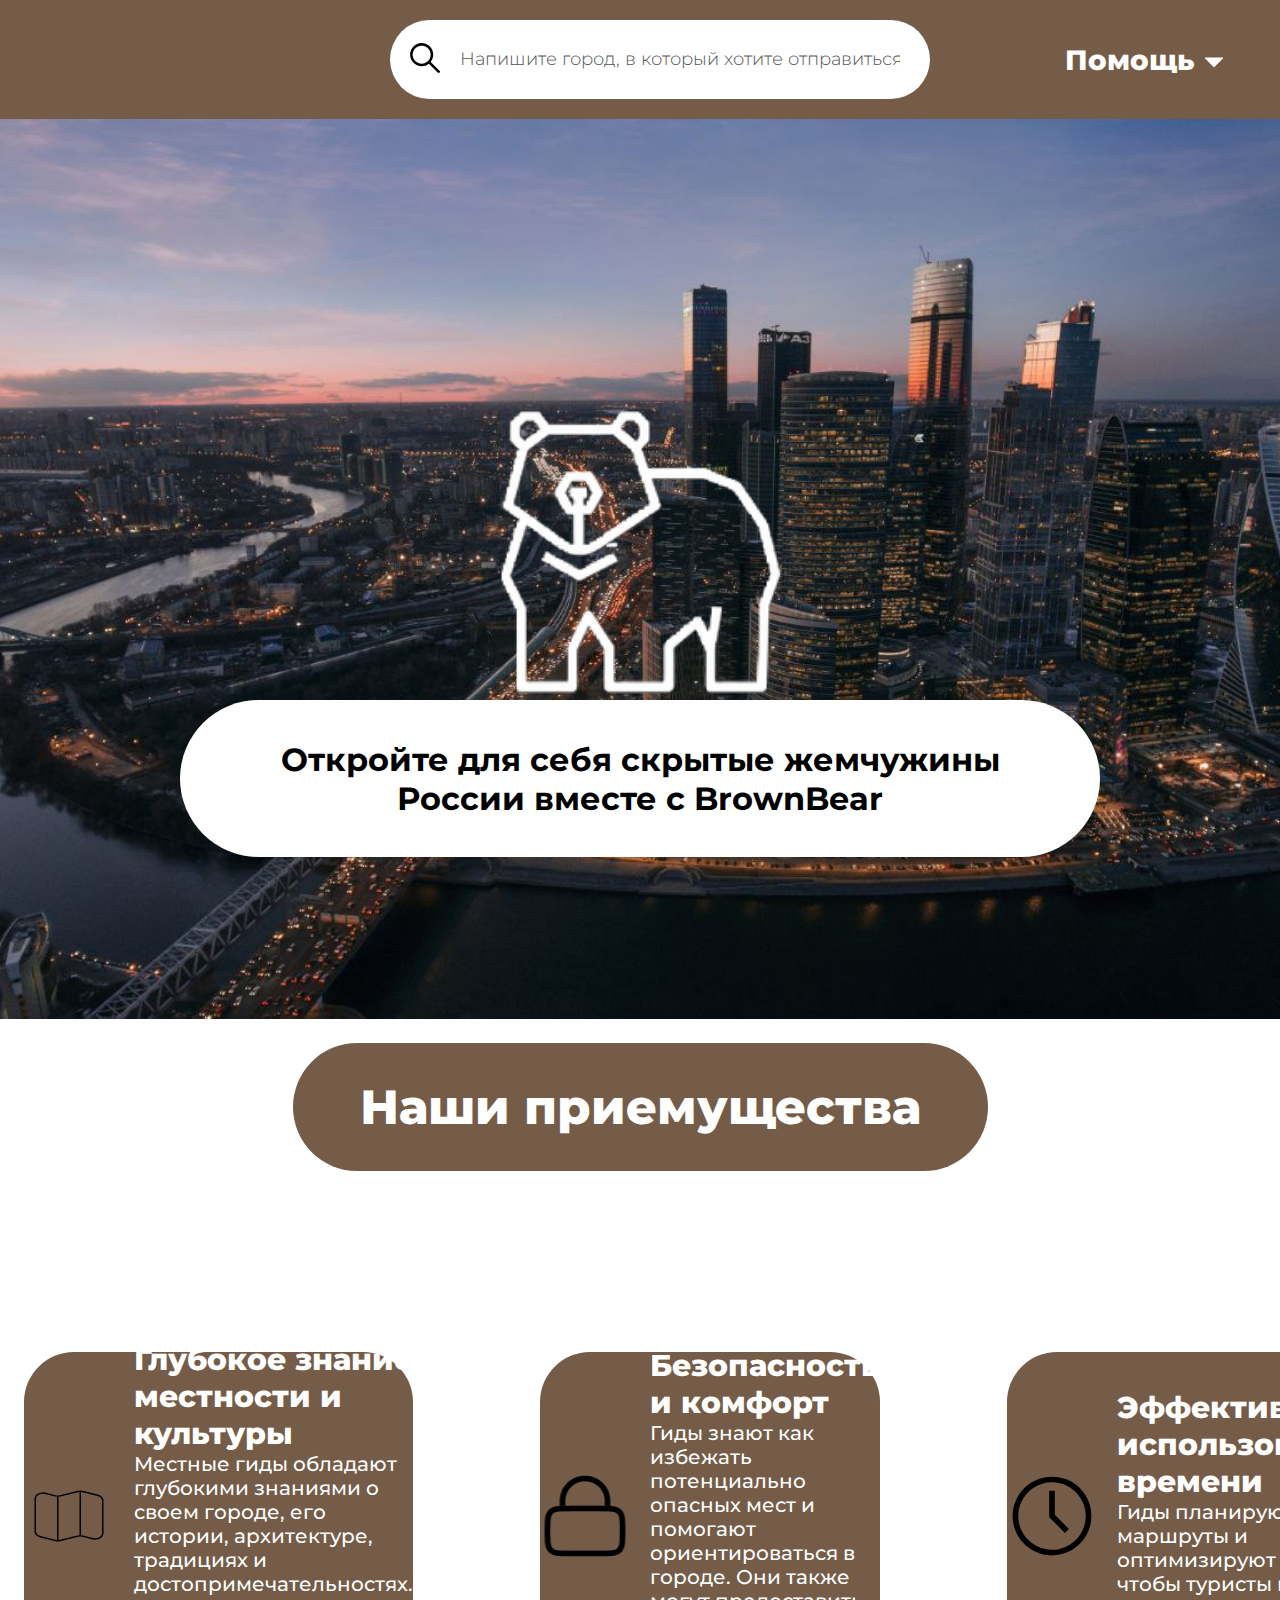
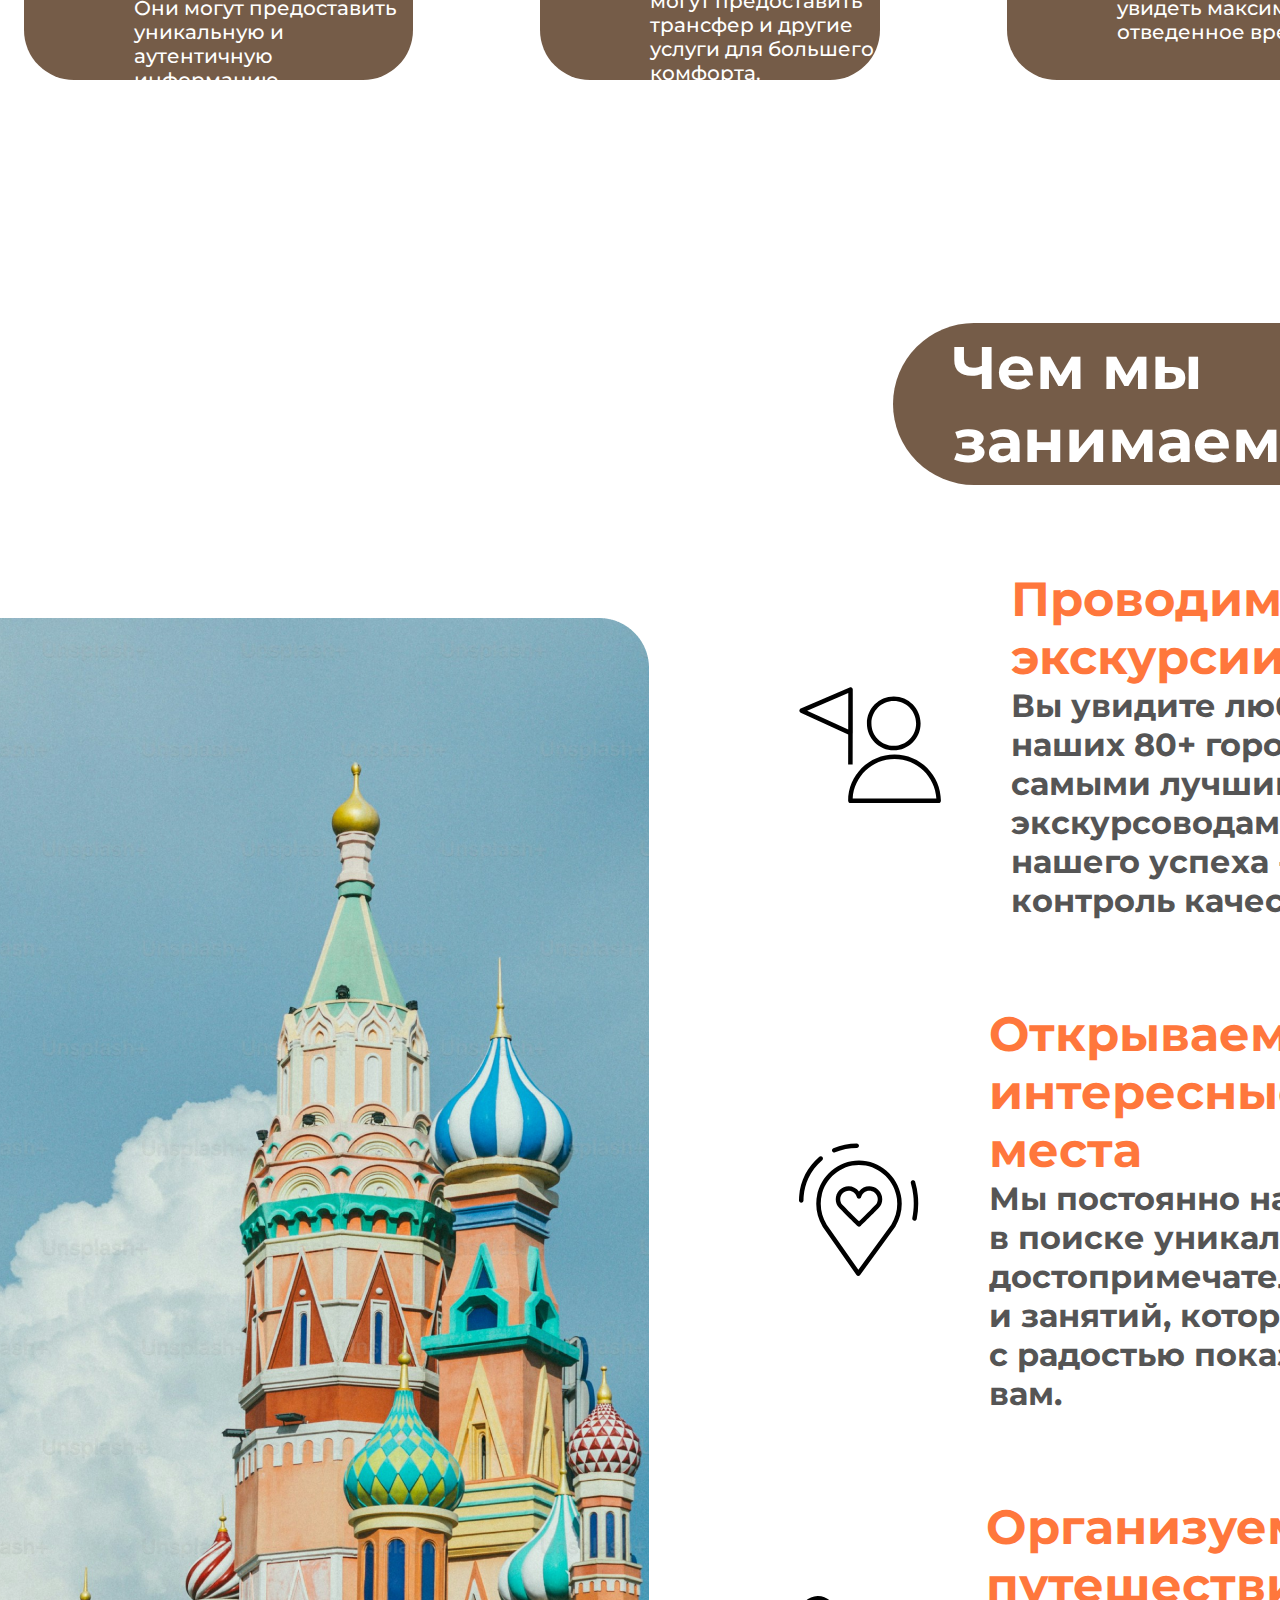
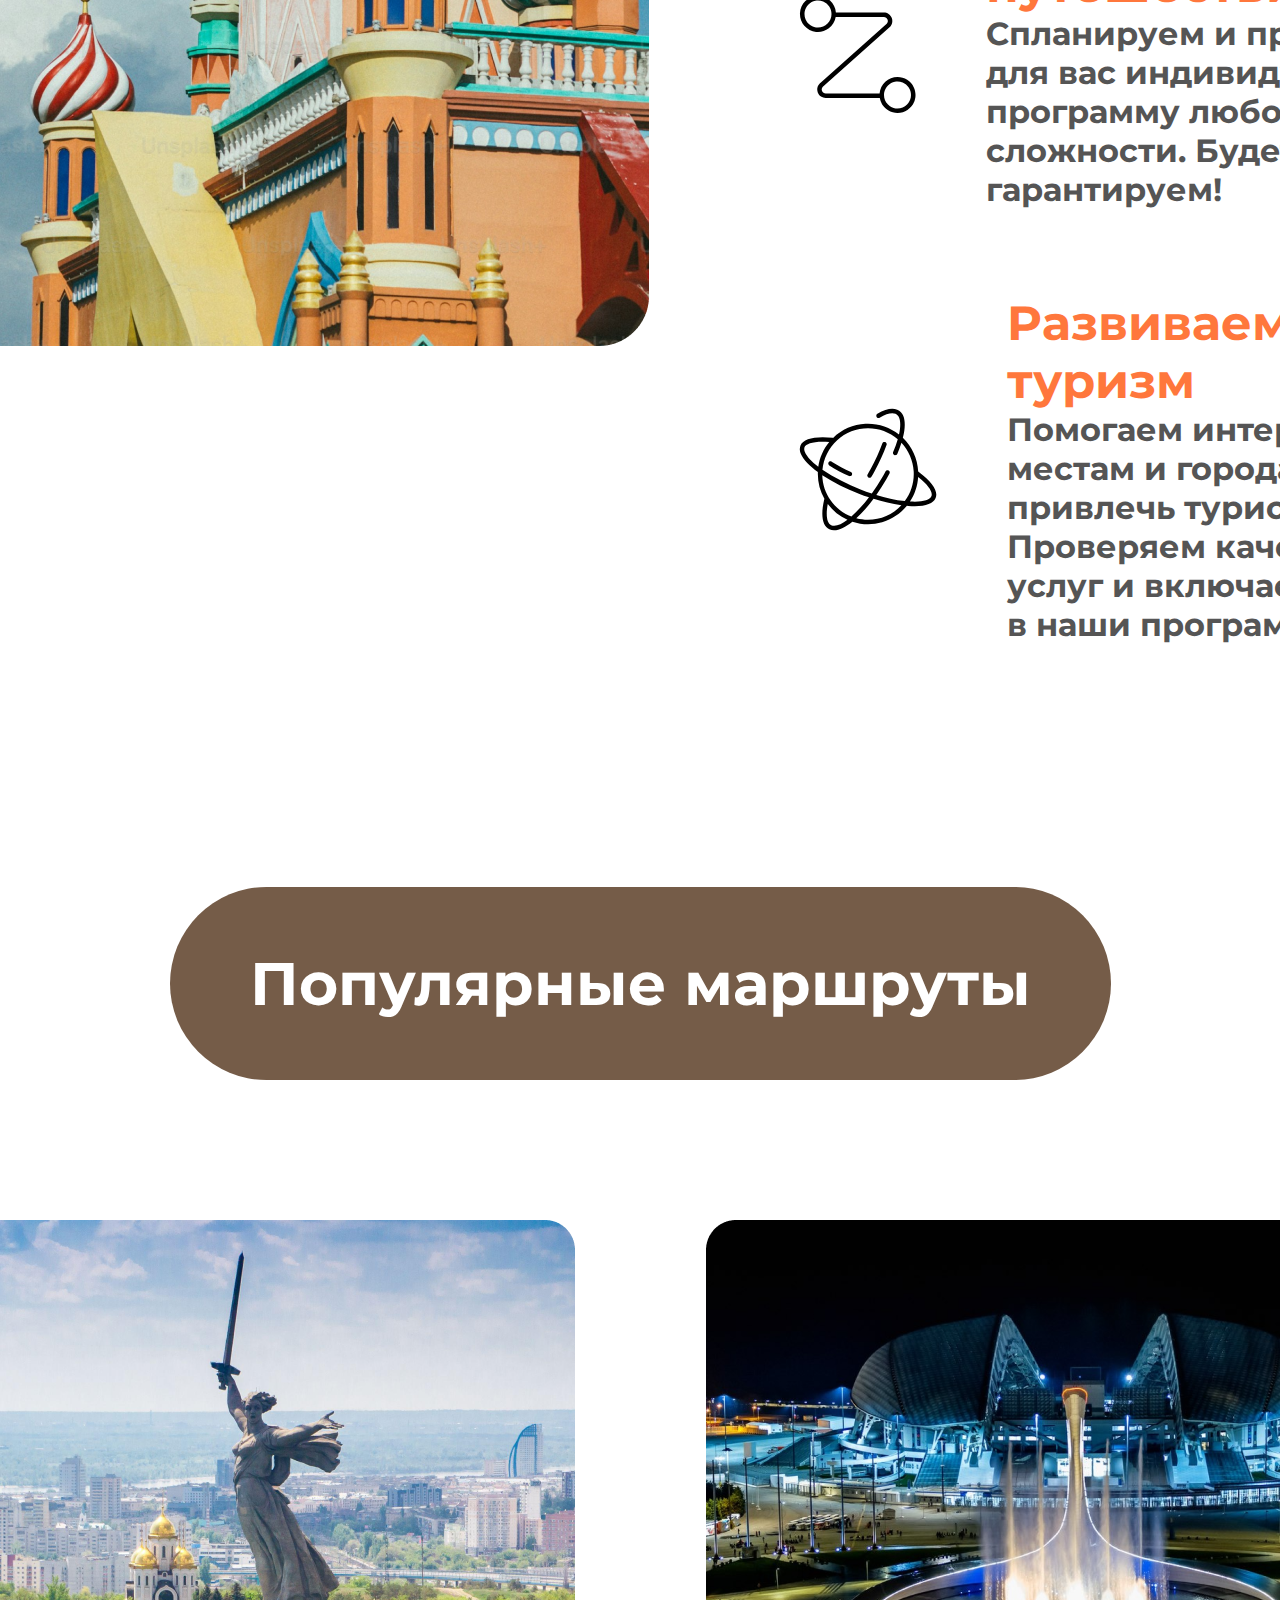
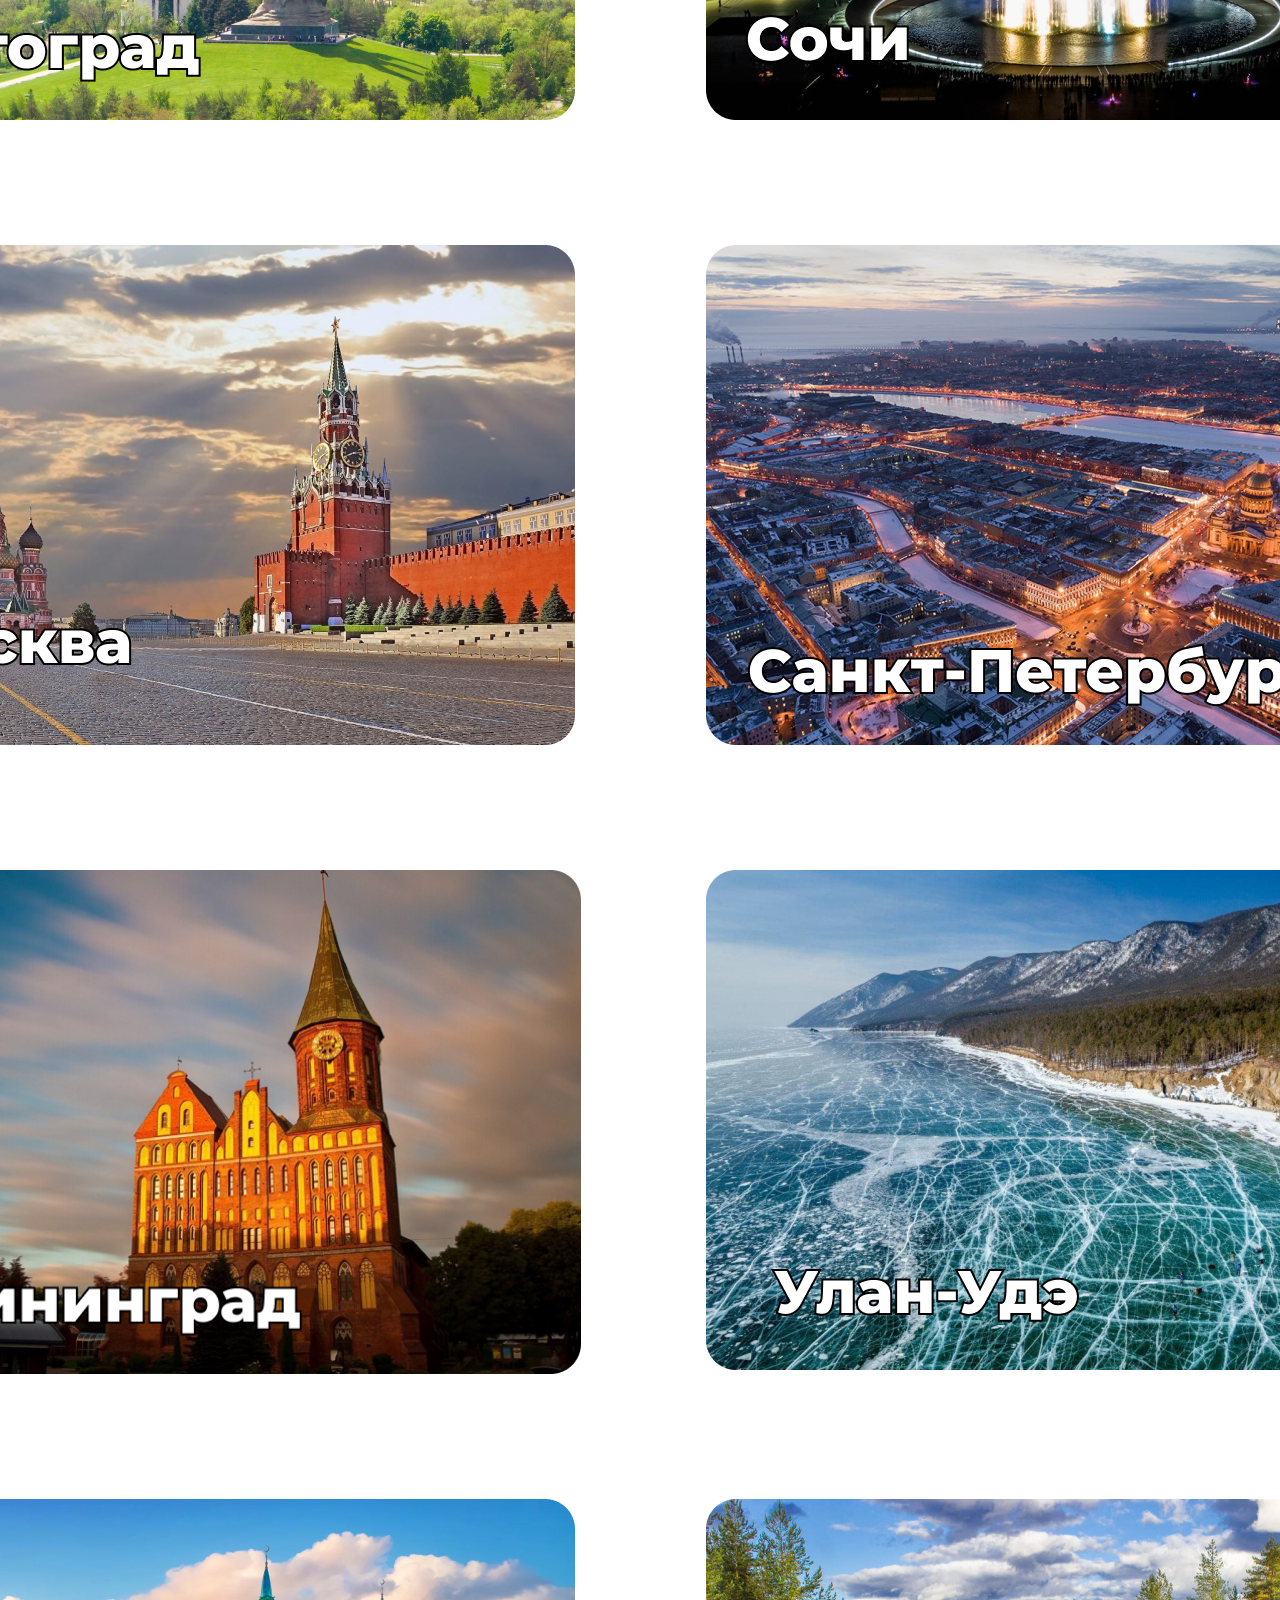
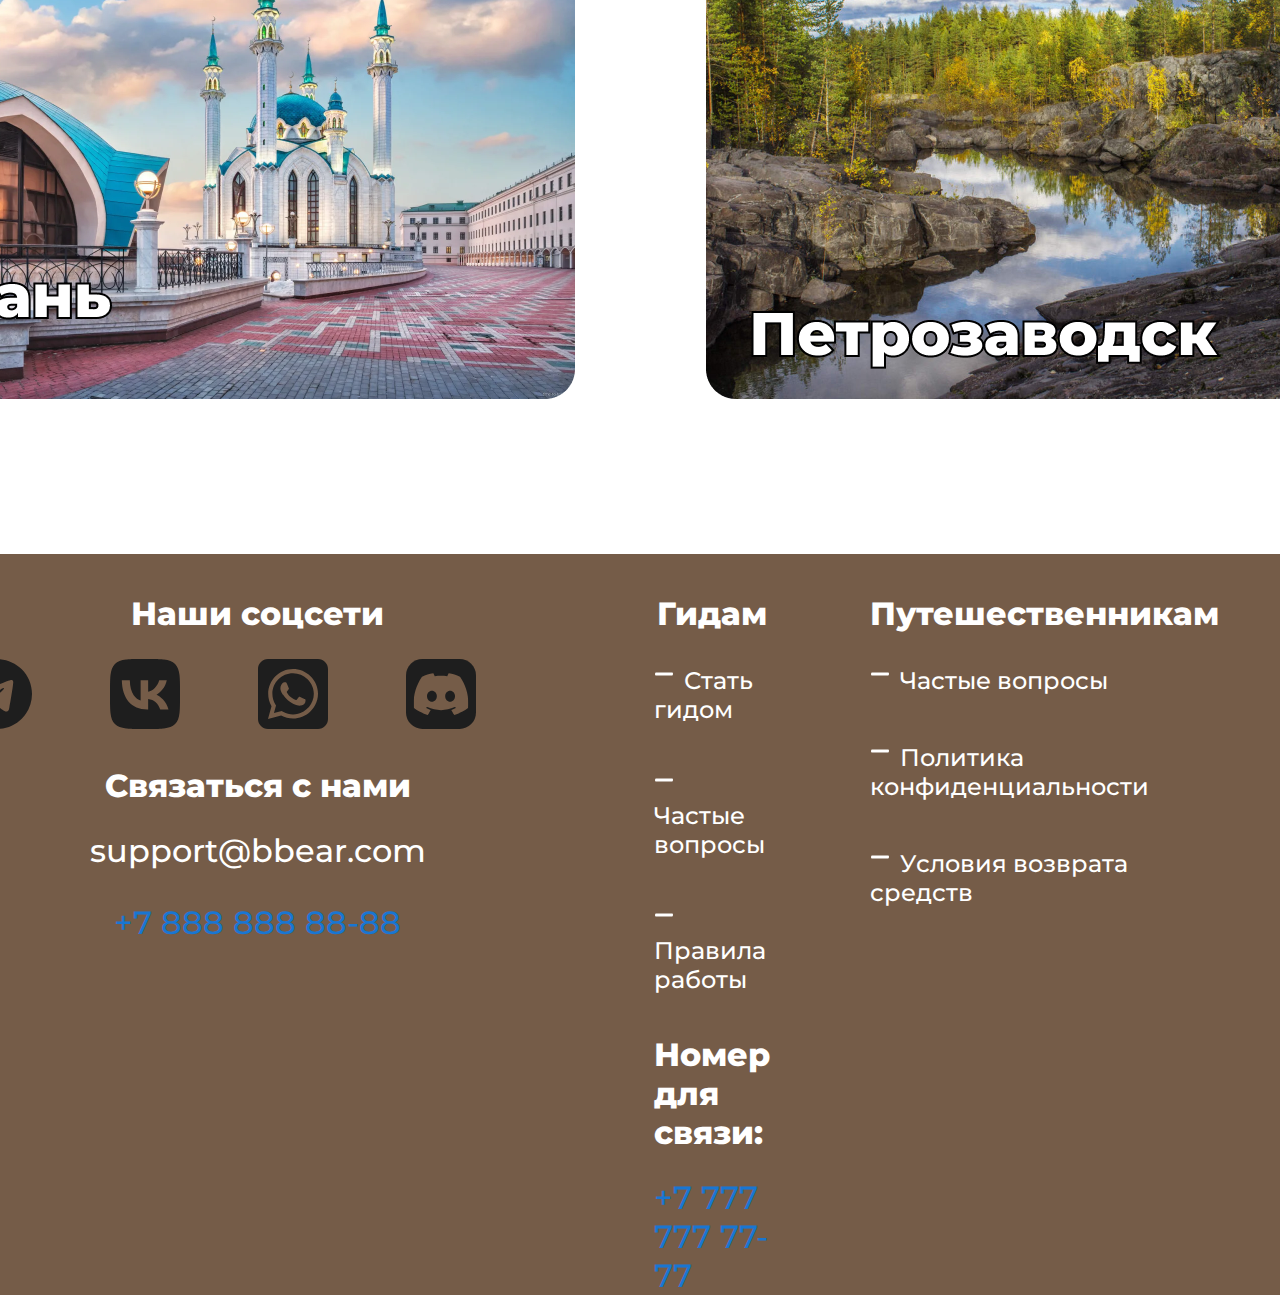
<file: bb2/index.html>
<!DOCTYPE html>
<html lang="en">
<head>
    <meta charset="UTF-8">
    <meta name="viewport" content="width=device-width, initial-scale=1.0">
    <title>BB</title>
    <link rel="preconnect" href="https://fonts.googleapis.com">
    <link rel="preconnect" href="https://fonts.gstatic.com" crossorigin>
    <link href="https://fonts.googleapis.com/css2?family=Montserrat:ital,wght@0,100..900;1,100..900&display=swap" rel="stylesheet">
    <link rel="stylesheet" href="./assets/css/style.css">
</head>
<body>
    <header class="header">
        <div class="container">
            <div class="header__block">
                <div class="header__logo">
                    <img src="./assets/img/logo.svg" alt="logo">
                </div>
                <div class="header__search">
                    <div class="header__search-container">
                        <div class="header__search-box">
                          <div class="header__search-icon">
                            <img src="./assets/img/search.svg" alt="searchIcon">
                          </div>
                          <input type="text" placeholder="Напишите город, в который хотите отправиться" >
                        </div>
                      </div>
                </div>
                <div class="header__links">
                    <a href="#" class="header__link">Помощь</a>
                    <img src="./assets/img/triangle.svg" alt="triangle">
                </div>
                <div class="header__btns">
                    <button onclick="window.location.href = 'login.html';" class="header__btn btn">Войти</button>
                </div>
            </div>
        </div>
    </header>
    <section class="main">
        <div class="container">
            <div class="main__items">
                <div class="main__logo">
                    <img src="./assets/img/logo(nobg).svg" alt="logo">
                </div>
                <div class="main__block">
                    <div class="main__textbg"></div>
                    <div class="main__text">
                        <h4>Откройте для себя скрытые жемчужины России вместе с BrownBear</h4>
                    </div>
                </div>
            </div>
        </div>
    </section>
    <section class="adventge">
        <div class="container">
            <div class="adventge__title-block"><h3 class="adventge__title">Наши приемущества</h3></div>
            <div class="adventge__blocks">
                <div class="adventge__block">
                    <div class="adventge__pict-block"><img src="./assets/img/map.svg" alt="map" class="adventge__icon"></div>
                    <div class="adventge__texts">
                        <h5 class="adventge__block-title">Глубокое знание местности и культуры</h5>
                        <p class="adventge__text">Местные гиды обладают глубокими знаниями о своем городе, его истории, архитектуре, традициях и достопримечательностях. Они могут предоставить уникальную и аутентичную информацию.</p>
                    </div>
                </div>
                <div class="adventge__block">
                    <div class="adventge__pict-block"><img src="./assets/img/lock.png" alt="lock" class="adventge__icon"></div>
                    <div class="adventge__texts">
                        <h5 class="adventge__block-title">Безопасность и комфорт</h5>
                        <p class="adventge__text">Гиды знают как избежать потенциально опасных мест и помогают ориентироваться в городе. Они также могут предоставить трансфер и другие услуги для большего комфорта.</p>
                    </div>
                </div>
                <div class="adventge__block">
                    <div class="adventge__pict-block"><img src="./assets/img/time.svg" alt="time" class="adventge__icon"></div>
                    <div class="adventge__texts">
                        <h5 class="adventge__block-title">Эффективность использования времени</h5>
                        <p class="adventge__text">Гиды планируют маршруты и оптимизируют время, чтобы туристы могли увидеть максимум за отведенное время.</p>
                    </div>
                </div>
            </div>
        </div>
    </section>
    <section class="info">
        <div class="container">
            <div class="info__wrap">
                <div class="info__pict">
                    <img src="./assets/img/MoscowList2.png" alt="moscow">
                </div>
                <div class="info__texts">
                    <h3 class="info__texts-title">Чем мы занимаемся?</h3>
                    <div class="info__blocks">
                        <div class="info__block">
                            <img src="./assets/img/flagman.svg" alt="flagman">
                            <div class="info__block-texts">
                                <h5 class="info__block-title">Проводим экскурсии</h5>
                                <p class="info__block-text">Вы увидите любой из наших 80+ городов с самыми лучшими экскурсоводами. Залог нашего успеха - полный контроль качества.</p>
                            </div>
                        </div>
                        <div class="info__block">
                            <img src="./assets/img/mark.svg" alt="mark">
                            <div class="info__block-texts">
                                <h5 class="info__block-title">Открываем интересные места</h5>
                                <p class="info__block-text">Мы постоянно находимся в поиске уникальных достопримечательностей и занятий, которые потом с радостью показываем вам.</p>
                            </div>
                        </div>
                        <div class="info__block">
                            <img src="./assets/img/route.svg" alt="route">
                            <div class="info__block-texts">
                                <h5 class="info__block-title">Oрганизуем путешеcтвия</h5>
                                <p class="info__block-text">Спланируем и проведем для вас индивидуальную программу любой сложности. Будет супер - гарантируем!</p>
                            </div>
                        </div>
                        <div class="info__block">
                            <img src="./assets/img/earth.svg" alt="earth">
                            <div class="info__block-texts">
                                <h5 class="info__block-title">Pазвиваем туризм</h5>
                                <p class="info__block-text">Помогаем интересным местам и городам привлечь туристов. Проверяем качество услуг и включаем новое в наши программы.</p>
                            </div>
                        </div>
                    </div>
                </div>
            </div>
        </div>
    </section>
    <section class="popular">
        <div class="container">
            <div class="popular__title-block">
                <h3 class="popular__title">Популярные маршруты</h3>
            </div>
            <div class="popular__wrap">
                <div class="popular__routes">
                    <div class="popular__grid">
                        <div class="popular__block">
                            <img src="./assets/img/volg.png" alt="Volgograd" class="popular__pict">
                            
                        </div>
                    
                        <div class="popular__block">
                            <img src="./assets/img/sochi.png" alt="sochi" class="popular__pict">
                            
                        </div>
                    
                        <div class="popular__block">
                            <img src="./assets/img/moscow.png" alt="moscow" class="popular__pict">
                            
                        </div>
                    
                        <div class="popular__block">
                            <img src="./assets/img/piter.png" alt="peterburg" class="popular__pict">
                            
                        </div>
                        <div class="popular__block">
                            <img src="./assets/img/kilinin.png" alt="kaliningrad" class="popular__pict">
                            
                        </div>
                        <div class="popular__block2">
                            <img src="./assets/img/ulan.png" alt="baikal" class="popular__pict">
                            
                        </div>
                        <div class="popular__block">
                            <img src="./assets/img/kazan.png" alt="kazan" class="popular__pict">
                            
                        </div>
                        <div class="popular__block">
                            <img src="./assets/img/pz.png" alt="karelia" class="popular__pict">
                            
                        </div>
                    </div>
                </div>
            </div>
        </div>
    </section>
    <section class="footer">
        <div class="container">
            <div class="footer__blocks">
                <div class="footer__block">
                    <h4 class="footer__title footer__title-connect">Наши соцсети</h4>
                    <div class="footer__connect-socials">
                        <a href="#"><img src="./assets/img/telegram.svg" alt="tg" class="footer__connect-social"></a>
                        <a href="#"><img src="./assets/img/VK.svg" alt="vk" class="footer__connect-social"></a>
                        <a href="#"><img src="./assets/img/whatsapp.svg" alt="ws" class="footer__connect-social"></a>
                        <a href="#"><img src="./assets/img/discord.svg" alt="ds" class="footer__connect-social footer__connect-social-discord"></a>
                    </div>
                    <h4 class="footer__title footer__title-connect">Связаться с нами</h4>
                    <div class="footer__connect-links">
                        <a href="#" class="footer__link footer__link-connect">support@bbear.com</a>
                        <a href="#" class="footer__link  footer__number">+7 888 888 88-88</a>
                    </div>
                </div>
                <div class="footer__block">
                    <h4 class="footer__title footer__title-gids">Гидам</h4>
                    <div class="footer__gids-texts">
                        <p class="footer__text footer__text-gids">Стать гидом</p>
                        <p class="footer__text footer__text-gids">Частые вопросы</p>
                        <p class="footer__text footer__text-gids">Правила работы</p>
                    </div>
                    <div class="footer__number2">
                        <h4 class="footer__title footer__title-gids">Номер для связи:</h4>
                        <a href="#" class="footer__link footer__link-number2">+7 777 777 77-77</a>
                    </div>
                </div>
                <div class="footer__block">
                    <h4 class="footer__title footer__title-travel">Путешественникам</h4>
                    <div class="footer__travel-texts">
                        <p class="footer__text footer__text-travel">Частые вопросы</p>
                        <p class="footer__text footer__text-travel">Политика конфиденциальности</p>
                        <p class="footer__text footer__text-travel">Условия возврата средств</p>    
                    </div>
                </div>
            </div>
        </div>
    </section>
</body>
</html>
</file>
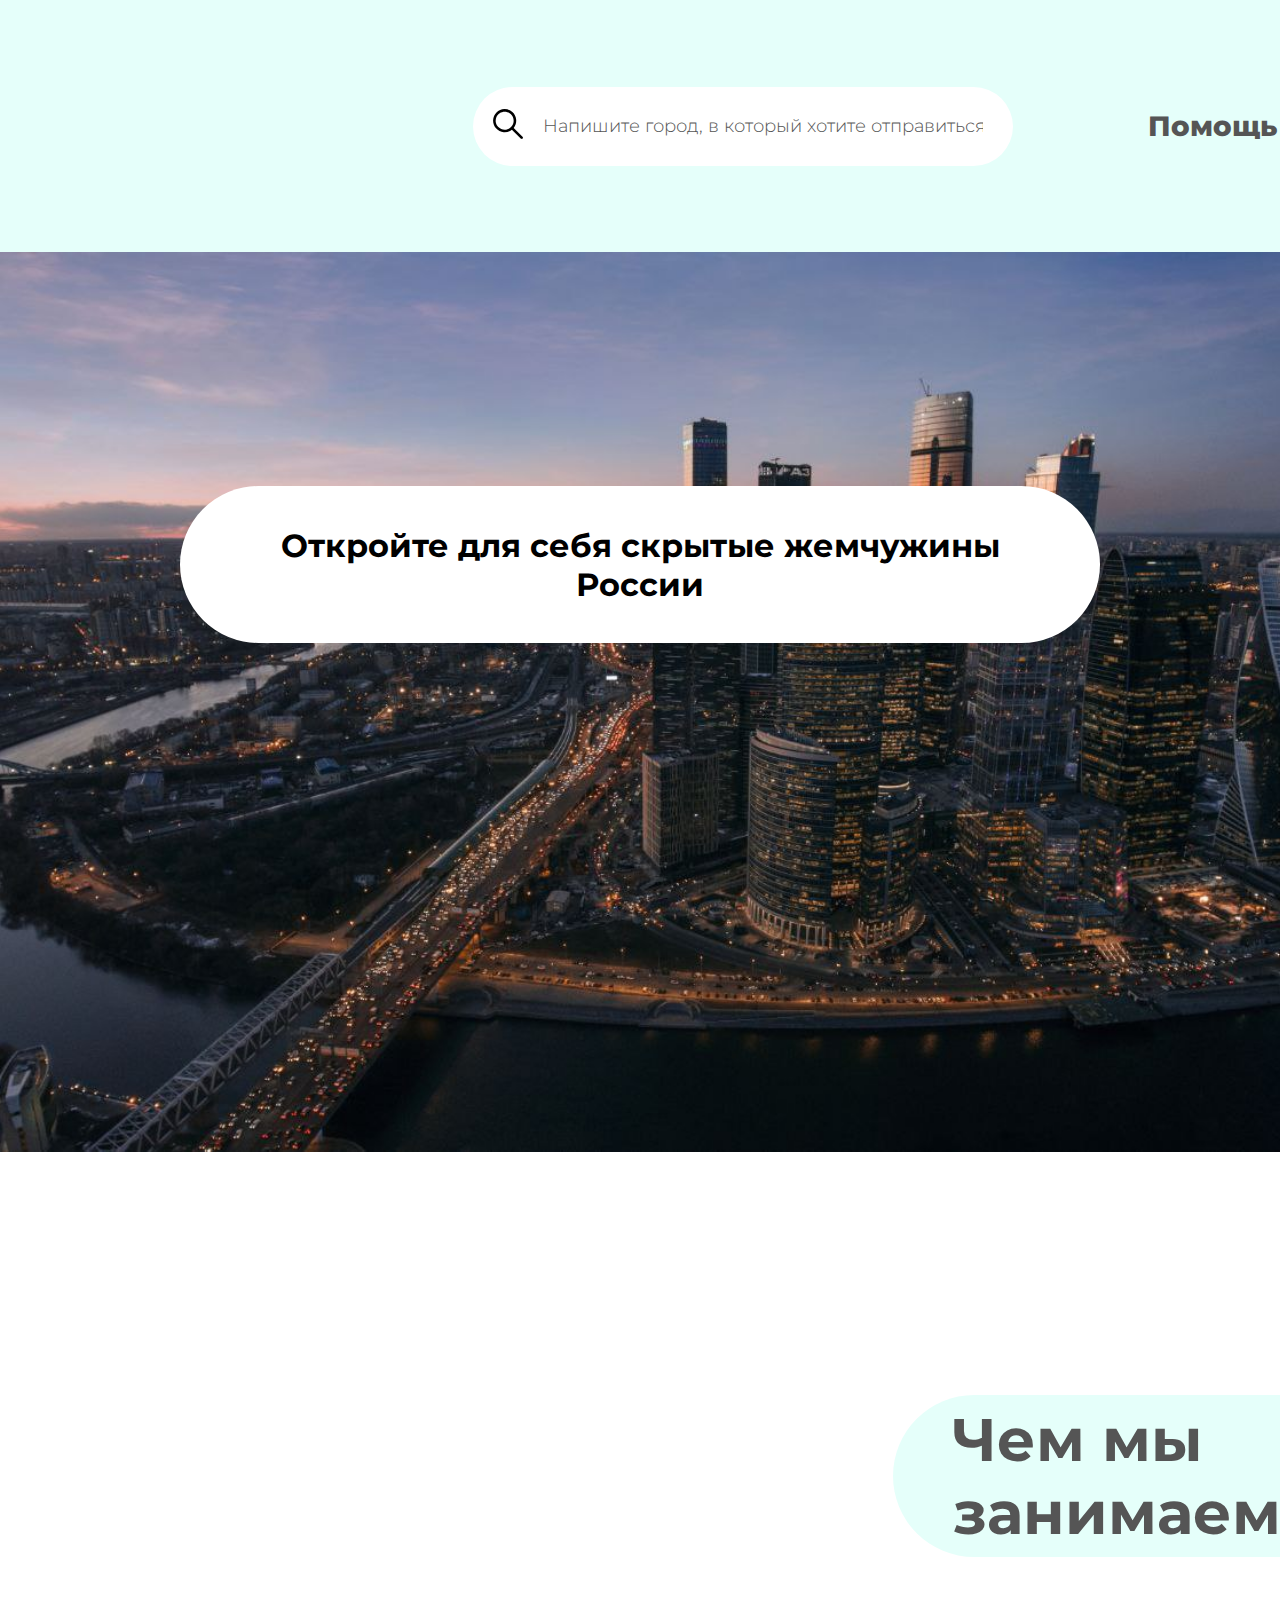
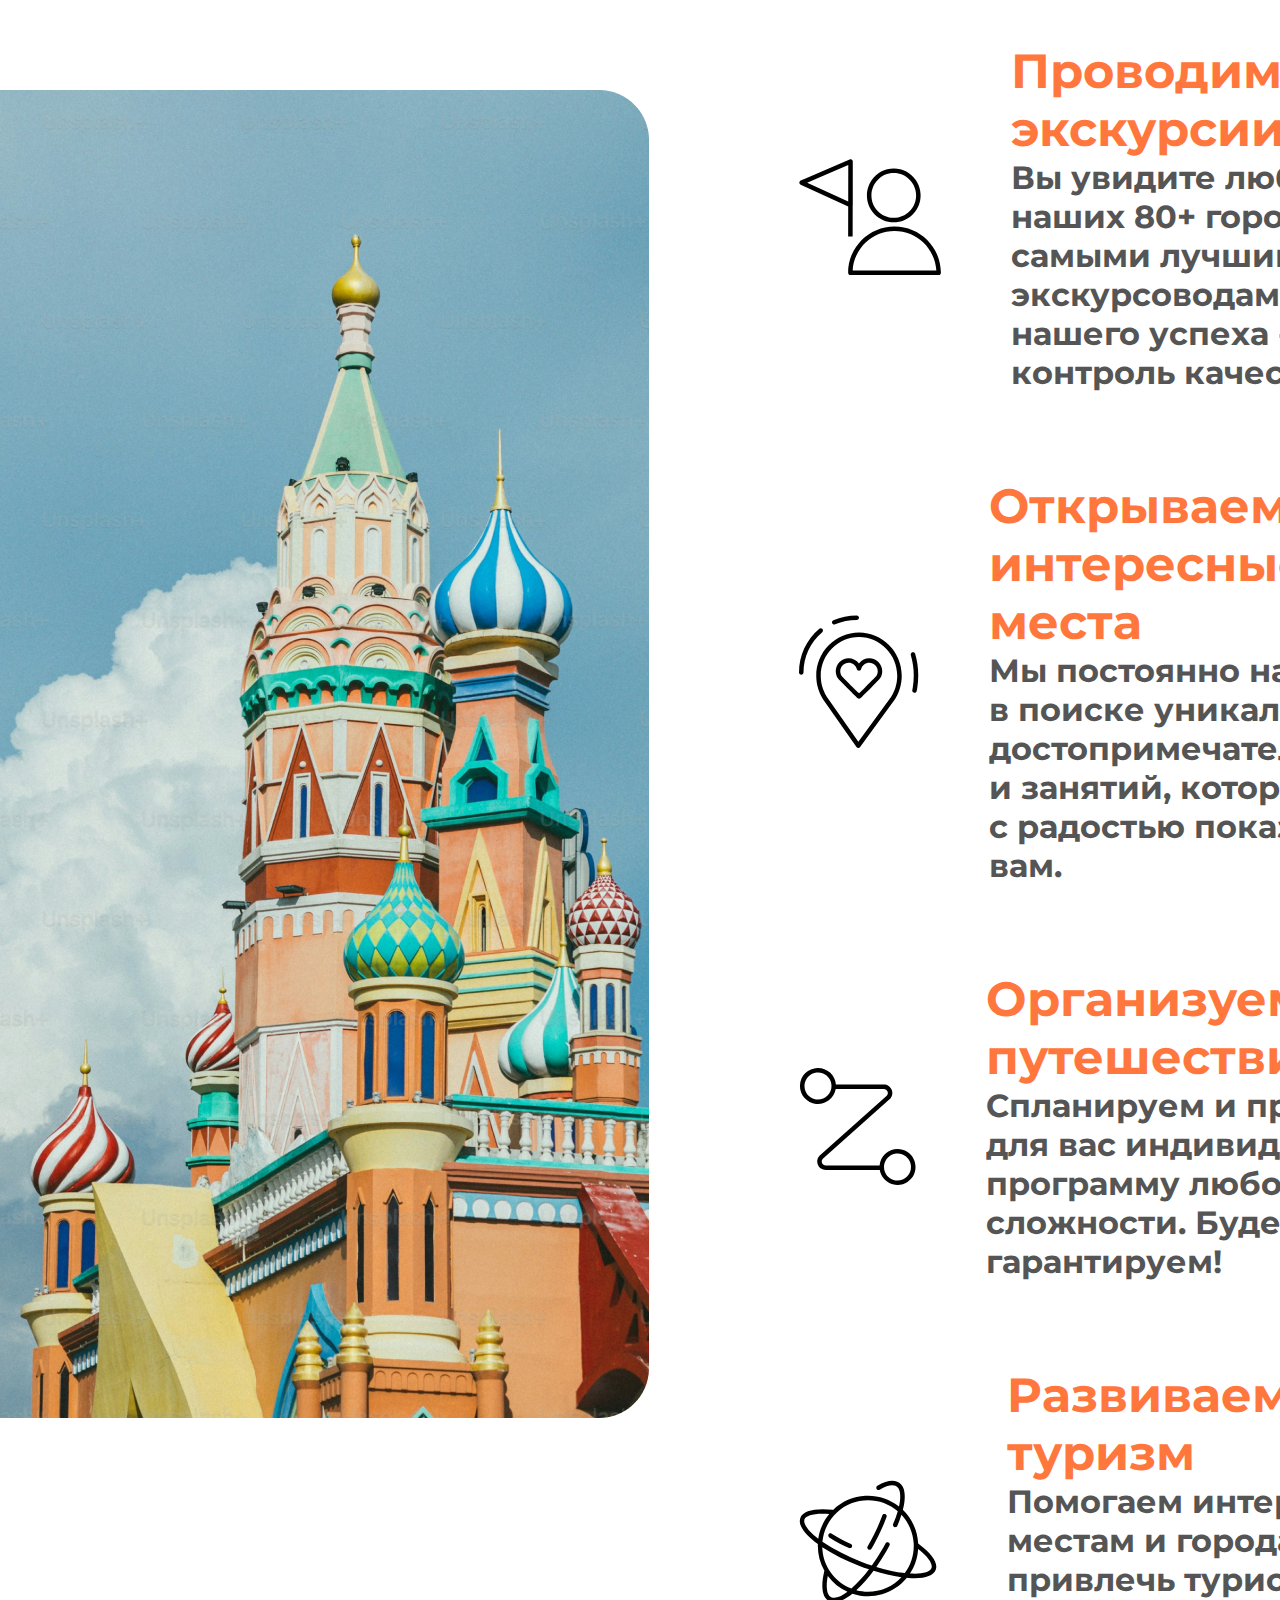
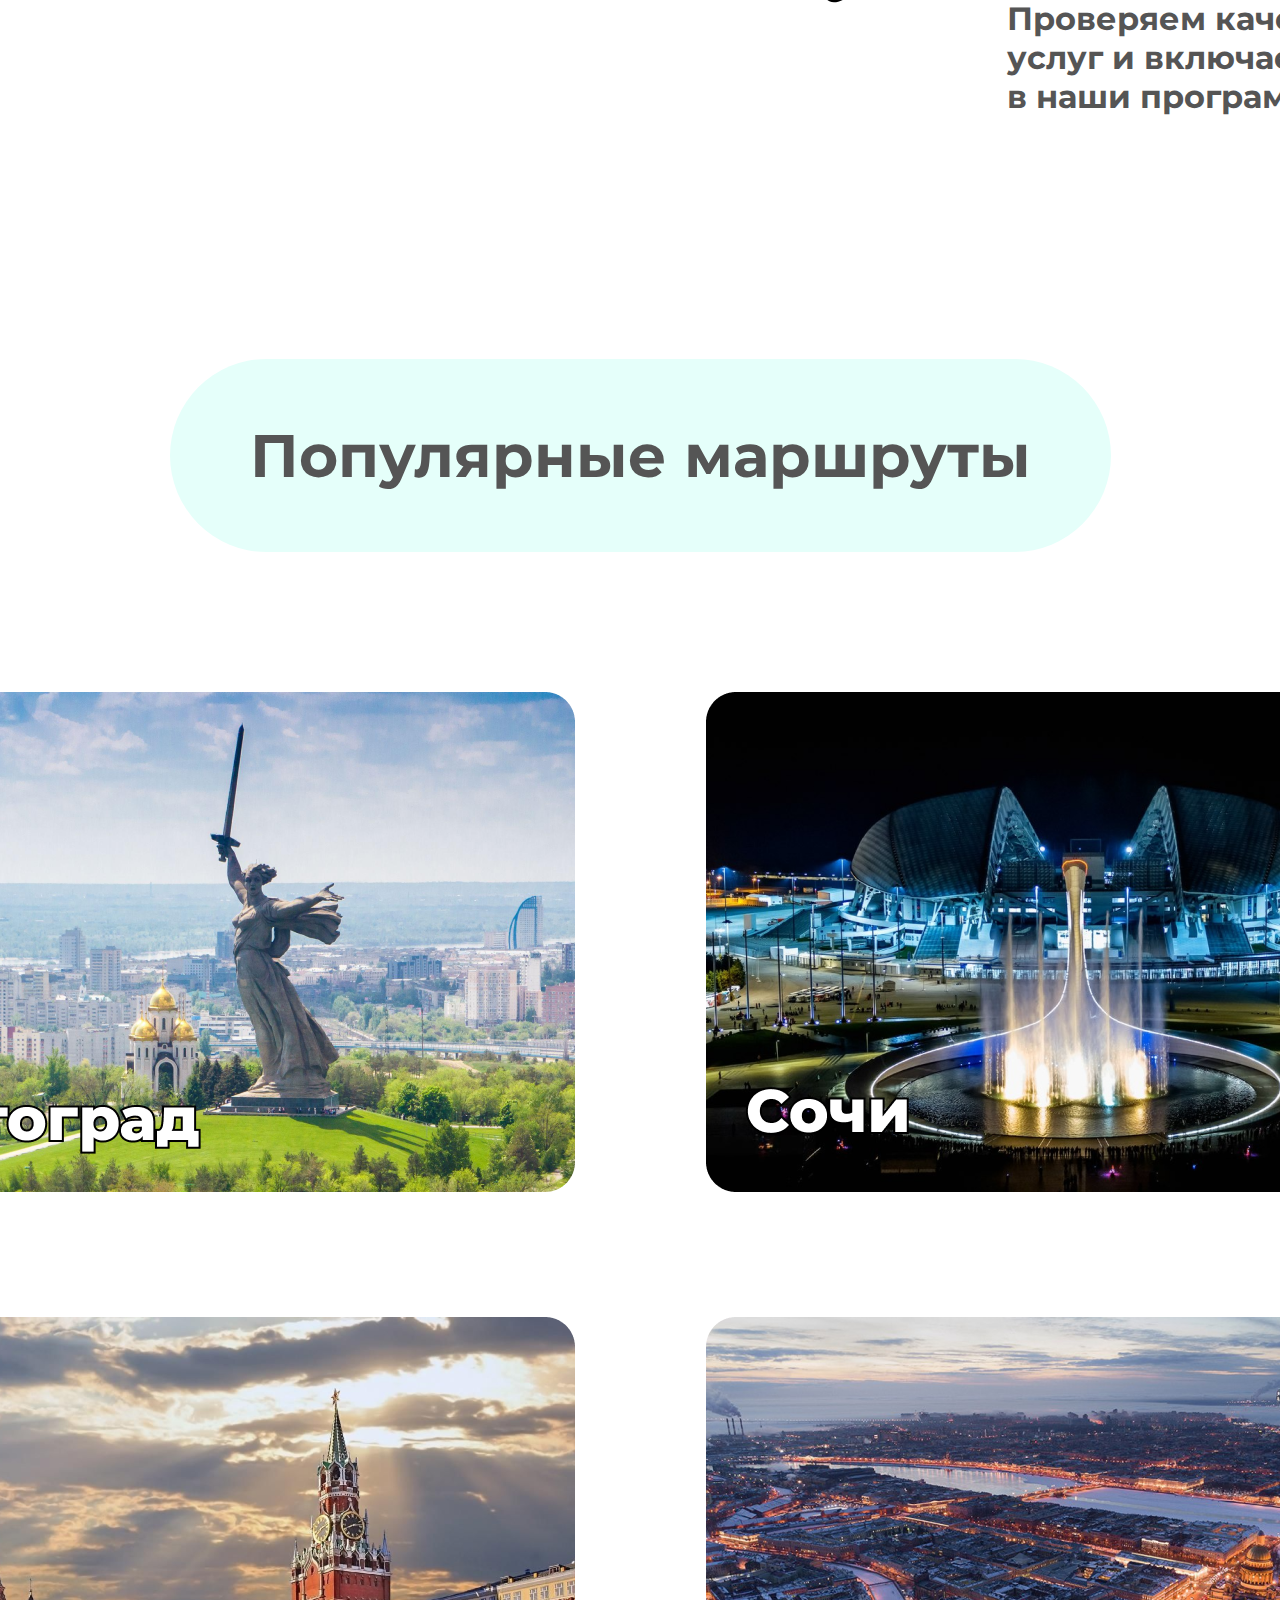
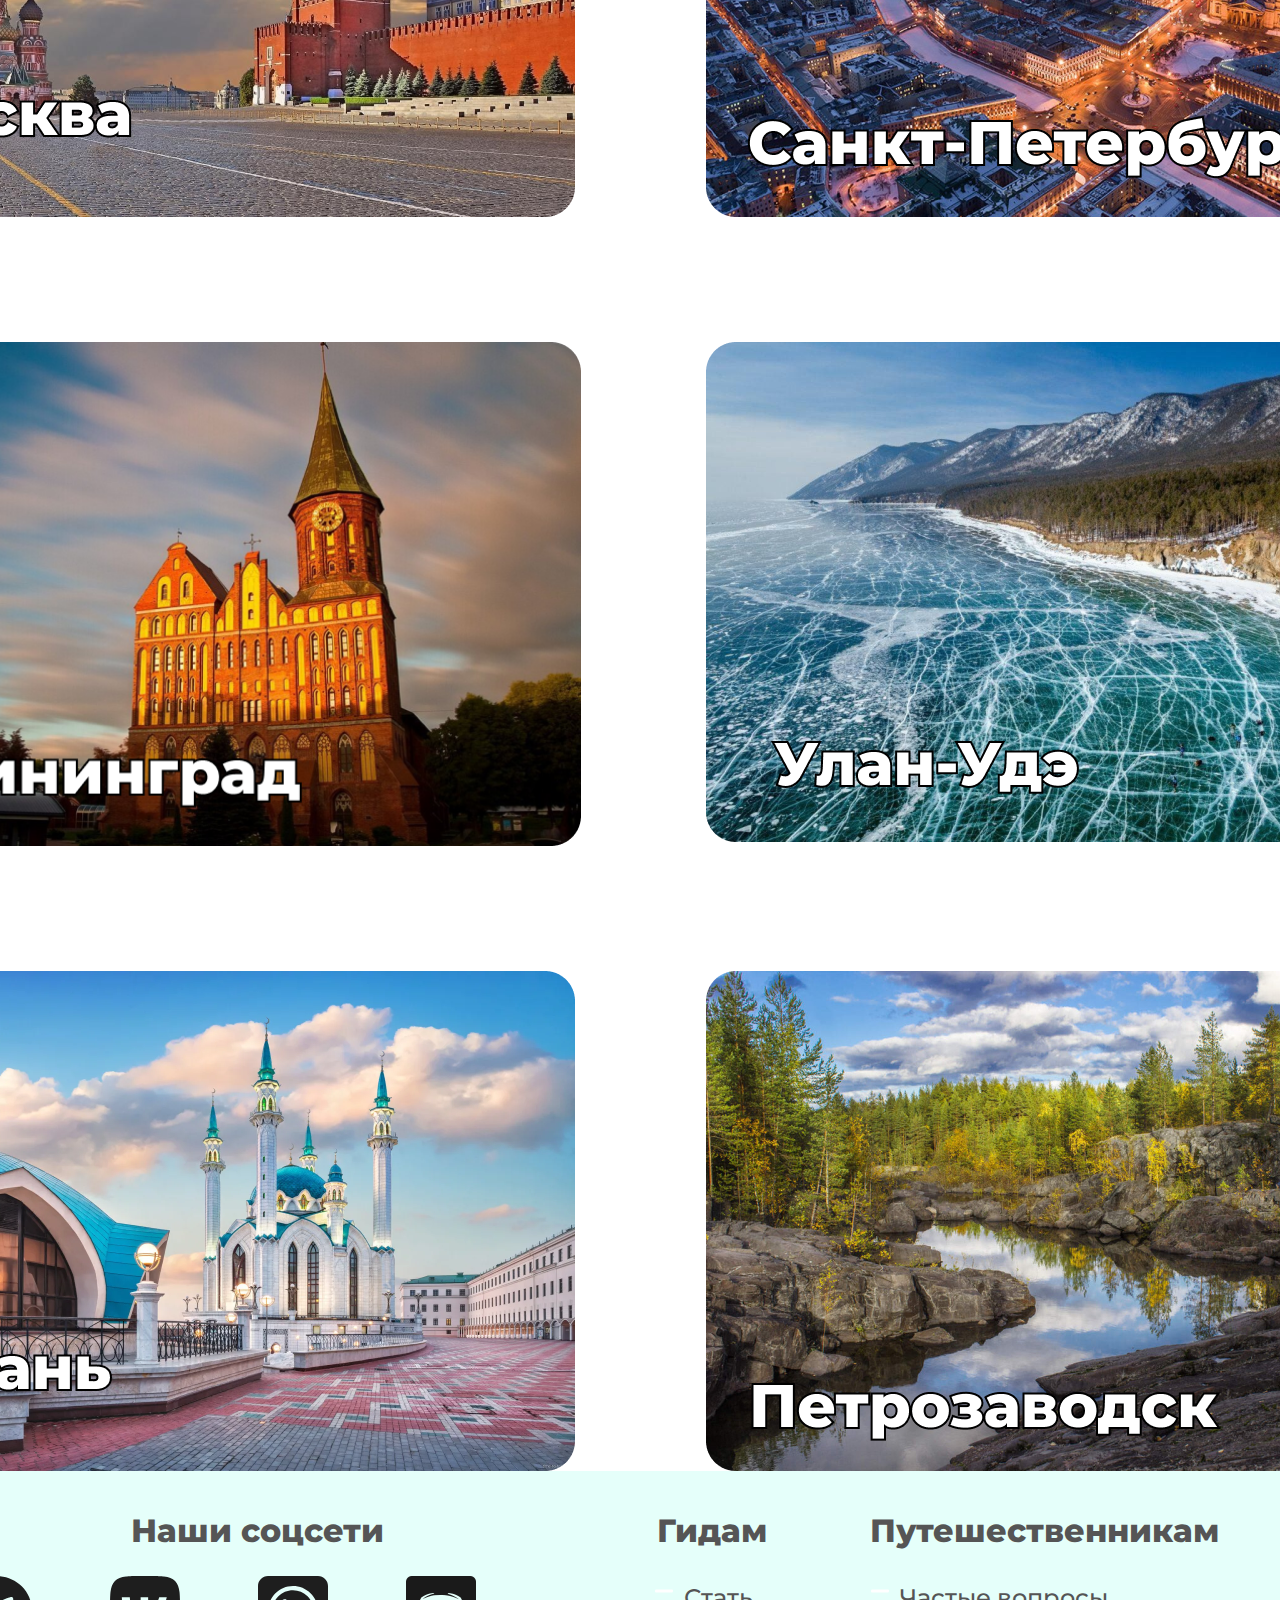
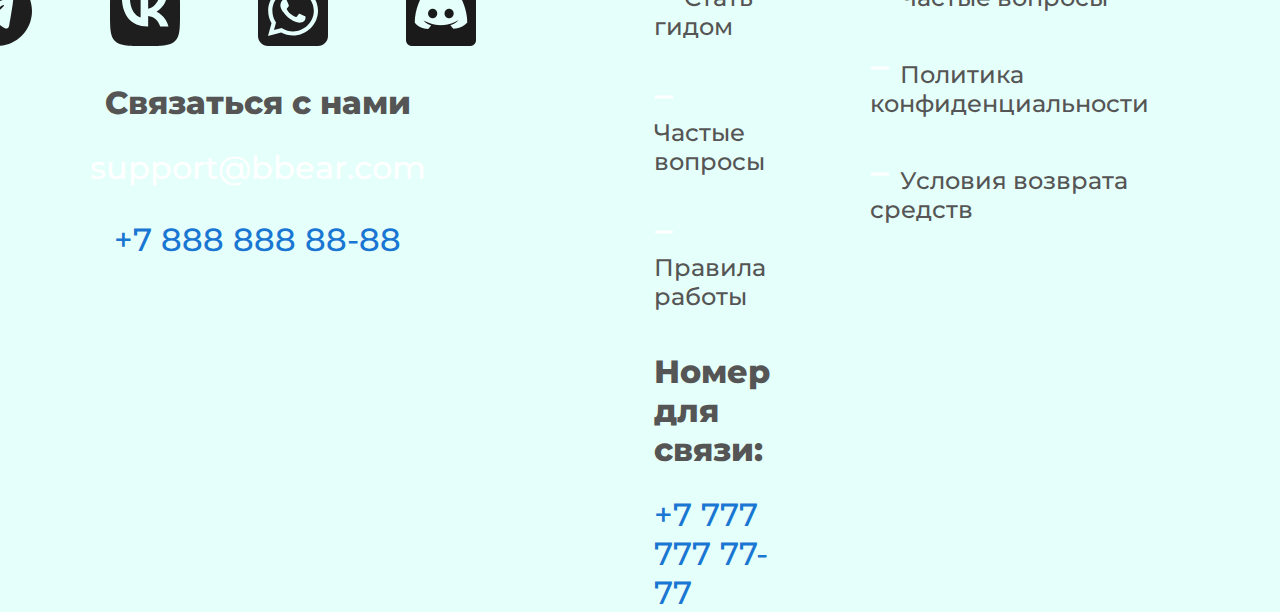
<file: Проект_Каримов/index.html>
<!DOCTYPE html>
<html lang="en">
<head>
    <meta charset="UTF-8">
    <meta name="viewport" content="width=device-width, initial-scale=1.0">
    <title>TM</title>
    <link rel="preconnect" href="https://fonts.googleapis.com">
    <link rel="preconnect" href="https://fonts.gstatic.com" crossorigin>
    <link href="https://fonts.googleapis.com/css2?family=Montserrat:ital,wght@0,100..900;1,100..900&display=swap" rel="stylesheet">
    <link rel="stylesheet" href="./assets/css/style.css">
</head>
<body>
    <header class="header">
        <div class="container"> 
            <div class="header__block">
                <div class="header__logo">
                    <img src="./assets/img/загружено(1)(1).png" alt="logo">
                </div>
                <div class="header__search">
                    <div class="header__search-container">
                        <div class="header__search-box">
                          <div class="header__search-icon">
                            <img src="./assets/img/search.svg" alt="searchIcon">
                          </div>
                          <input type="text" placeholder="Напишите город, в который хотите отправиться" >
                        </div>
                      </div>
                </div>
                <div class="header__links">
                    <a href="#" class="header__link">Помощь</a>
                </div>
                <div class="header__btns">
                    <button class="header__btn btn">Войти</button>
                </div>
            </div>
        </div>
    </header>
    <section class="main">
        <div class="container">
            <div class="main__items">
                <div class="main__block">
                    <div class="main__textbg"></div>
                    <div class="main__text">
                        <h4>Откройте для себя скрытые жемчужины России</h4>
                    </div>
                </div>
            </div>
        </div>
    </section>
    <section class="info">
        <div class="container">
            <div class="info__wrap">
                <div class="info__pict">
                    <img src="./assets/img/MoscowList2.png" alt="moscow">
                </div>
                <div class="info__texts">
                    <h3 class="info__texts-title">Чем мы занимаемся?</h3>
                    <div class="info__blocks">
                        <div class="info__block">
                            <img src="./assets/img/flagman.svg" alt="flagman">
                            <div class="info__block-texts">
                                <h5 class="info__block-title">Проводим экскурсии</h5>
                                <p class="info__block-text">Вы увидите любой из наших 80+ городов с самыми лучшими экскурсоводами. Залог нашего успеха - полный контроль качества.</p>
                            </div>
                        </div>
                        <div class="info__block">
                            <img src="./assets/img/mark.svg" alt="mark">
                            <div class="info__block-texts">
                                <h5 class="info__block-title">Открываем интересные места</h5>
                                <p class="info__block-text">Мы постоянно находимся в поиске уникальных достопримечательностей и занятий, которые потом с радостью показываем вам.</p>
                            </div>
                        </div>
                        <div class="info__block">
                            <img src="./assets/img/route.svg" alt="route">
                            <div class="info__block-texts">
                                <h5 class="info__block-title">Oрганизуем путешеcтвия</h5>
                                <p class="info__block-text">Спланируем и проведем для вас индивидуальную программу любой сложности. Будет супер - гарантируем!</p>
                            </div>
                        </div>
                        <div class="info__block">
                            <img src="./assets/img/earth.svg" alt="earth">
                            <div class="info__block-texts">
                                <h5 class="info__block-title">Pазвиваем туризм</h5>
                                <p class="info__block-text">Помогаем интересным местам и городам привлечь туристов. Проверяем качество услуг и включаем новое в наши программы.</p>
                            </div>
                        </div>
                    </div>
                </div>
            </div>
        </div>
    </section>
    <section class="popular">
        <div class="container">
            <div class="popular__title-block">
                <h3 class="popular__title">Популярные маршруты</h3>
            </div>
            <div class="popular__wrap">
                <div class="popular__routes">
                    <div class="popular__grid">
                        <div class="popular__block">
                            <img src="./assets/img/volg.png" alt="Volgograd" class="popular__pict">
                            
                        </div>
                    
                        <div class="popular__block">
                            <img src="./assets/img/sochi.png" alt="sochi" class="popular__pict">
                            
                        </div>
                    
                        <div class="popular__block">
                            <img src="./assets/img/moscow.png" alt="moscow" class="popular__pict">
                            
                        </div>
                    
                        <div class="popular__block">
                            <img src="./assets/img/piter.png" alt="peterburg" class="popular__pict">
                            
                        </div>
                        <div class="popular__block">
                            <img src="./assets/img/kilinin.png" alt="kaliningrad" class="popular__pict">
                            
                        </div>
                        <div class="popular__block2">
                            <img src="./assets/img/ulan.png" alt="baikal" class="popular__pict">
                            
                        </div>
                        <div class="popular__block">
                            <img src="./assets/img/kazan.png" alt="kazan" class="popular__pict">
                            
                        </div>
                        <div class="popular__block">
                            <img src="./assets/img/pz.png" alt="karelia" class="popular__pict">
                            
                        </div>
                    </div>
                </div>
            </div>
        </div>
    </section>
    <section class="footer">
        <div class="container">
            <div class="footer__blocks">
                <div class="footer__block">
                    <h4 class="footer__title footer__title-connect">Наши соцсети</h4>
                    <div class="footer__connect-socials">
                        <a href="#"><img src="./assets/img/telegram.svg" alt="tg" class="footer__connect-social"></a>
                        <a href="#"><img src="./assets/img/VK.svg" alt="vk" class="footer__connect-social"></a>
                        <a href="#"><img src="./assets/img/whatsapp.svg" alt="ws" class="footer__connect-social"></a>
                        <a href="#"><img src="./assets/img/icons8-discord-70.png" alt="ds" class="footer__connect-social footer__connect-social-discord"></a>
                    </div>
                    <h4 class="footer__title footer__title-connect">Связаться с нами</h4>
                    <div class="footer__connect-links">
                        <a href="#" class="footer__link footer__link-connect">support@bbear.com</a>
                        <a href="#" class="footer__link  footer__number">+7 888 888 88-88</a>
                    </div>
                </div>
                <div class="footer__block">
                    <h4 class="footer__title footer__title-gids">Гидам</h4>
                    <div class="footer__gids-texts">
                        <p class="footer__text footer__text-gids">Стать гидом</p>
                        <p class="footer__text footer__text-gids">Частые вопросы</p>
                        <p class="footer__text footer__text-gids">Правила работы</p>
                    </div>
                    <div class="footer__number2">
                        <h4 class="footer__title footer__title-gids">Номер для связи:</h4>
                        <a href="#" class="footer__link footer__link-number2">+7 777 777 77-77</a>
                    </div>
                </div>
                <div class="footer__block">
                    <h4 class="footer__title footer__title-travel">Путешественникам</h4>
                    <div class="footer__travel-texts">
                        <p class="footer__text footer__text-travel">Частые вопросы</p>
                        <p class="footer__text footer__text-travel">Политика конфиденциальности</p>
                        <p class="footer__text footer__text-travel">Условия возврата средств</p>    
                    </div>
                </div>
            </div>
        </div>
    </section> 
</body>
</html>
</file>
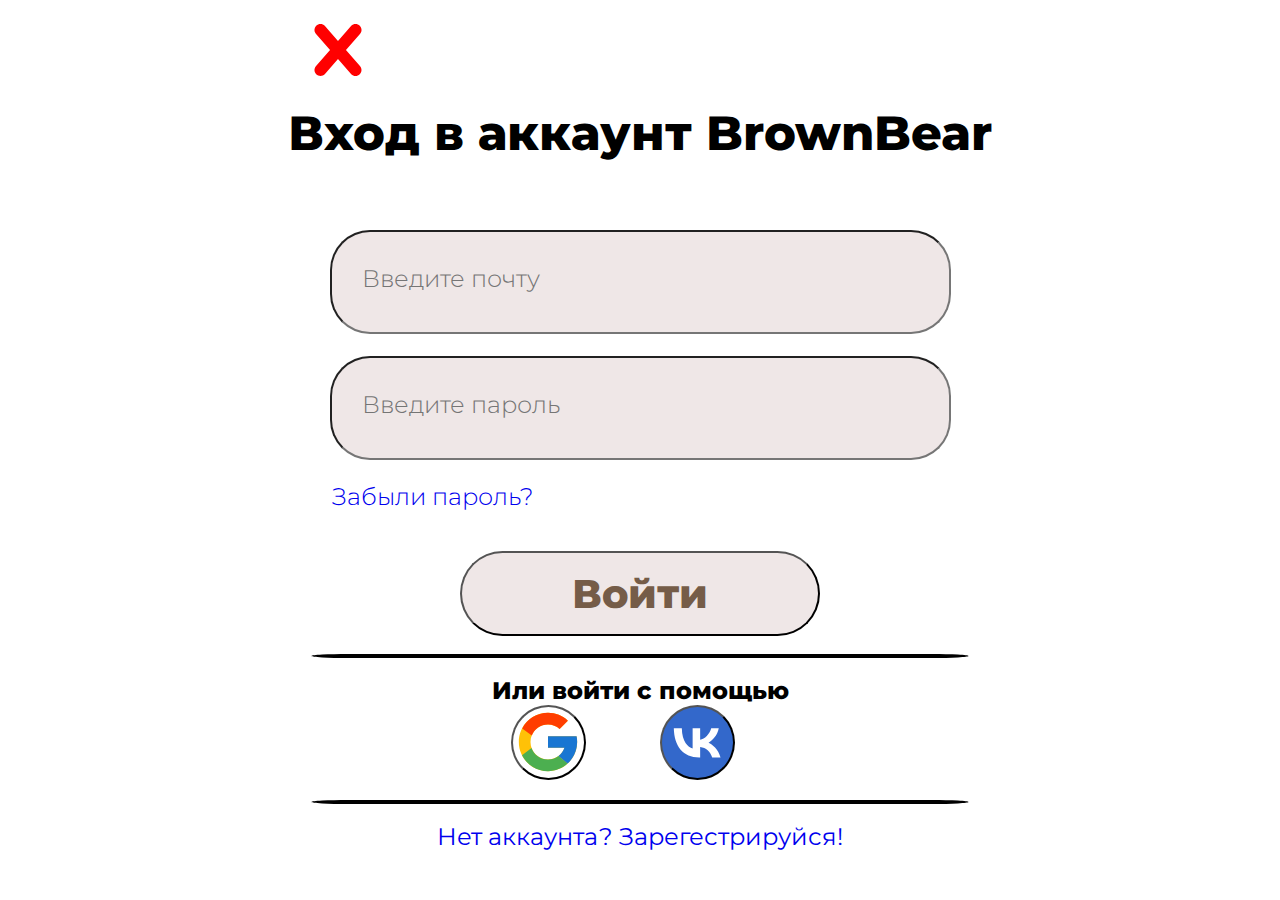
<file: bb2/login.html>
<!DOCTYPE html>
<html lang="en">
<head>
    <meta charset="UTF-8">
    <meta name="viewport" content="width=device-width, initial-scale=1.0">
    <link rel="stylesheet" href="./assets/css/style.css">
    <link rel="preconnect" href="https://fonts.googleapis.com">
    <link rel="preconnect" href="https://fonts.gstatic.com" crossorigin>
    <link href="https://fonts.googleapis.com/css2?family=Montserrat:ital,wght@0,100..900;1,100..900&display=swap" rel="stylesheet">
    <link rel="stylesheet" href="./assets/css/style.css">
    <title>BBlogin</title>
</head>
<body>
    <section class="login">
        <div class="login__title-block">
            <img src="./assets/img/cross.svg" alt="cross" class="login__cross">
            <h1 class="login__title">Вход в аккаунт BrownBear</h1>
        </div>
        <div class="login__form">
            <label class="login__label" for="email"></label>
            <input class="login__input" type="text" id="user" placeholder="Введите почту " required  />
            <label class="login__label" for="password"></label>
            <input class="login__input" type="password" id="pwd" placeholder="Введите пароль" required />
        </div>
        <div class="login__forget-block"><a href="#" class="login__forgot">Забыли пароль?</a></div>
        <input type="submit" id="submit" value="Войти" class="login__login"/>
        <img src="./assets/img/longline.svg" alt="line" class="login__line">
        <div class="login__text-block"><p class="login__text">Или войти с помощью</p></div>
        <div class="login__btns">
            <button class="login__btn"></button>
            <button class="login__btn login__btn-vk"></button>
        </div>
        <img src="./assets/img/longline.svg" alt="line" class="login__line">
        <a href="#" class="login__registr">Нет аккаунта? Зарегестрируйся!</a>
        
    </section>
</body>
</html>
</file>
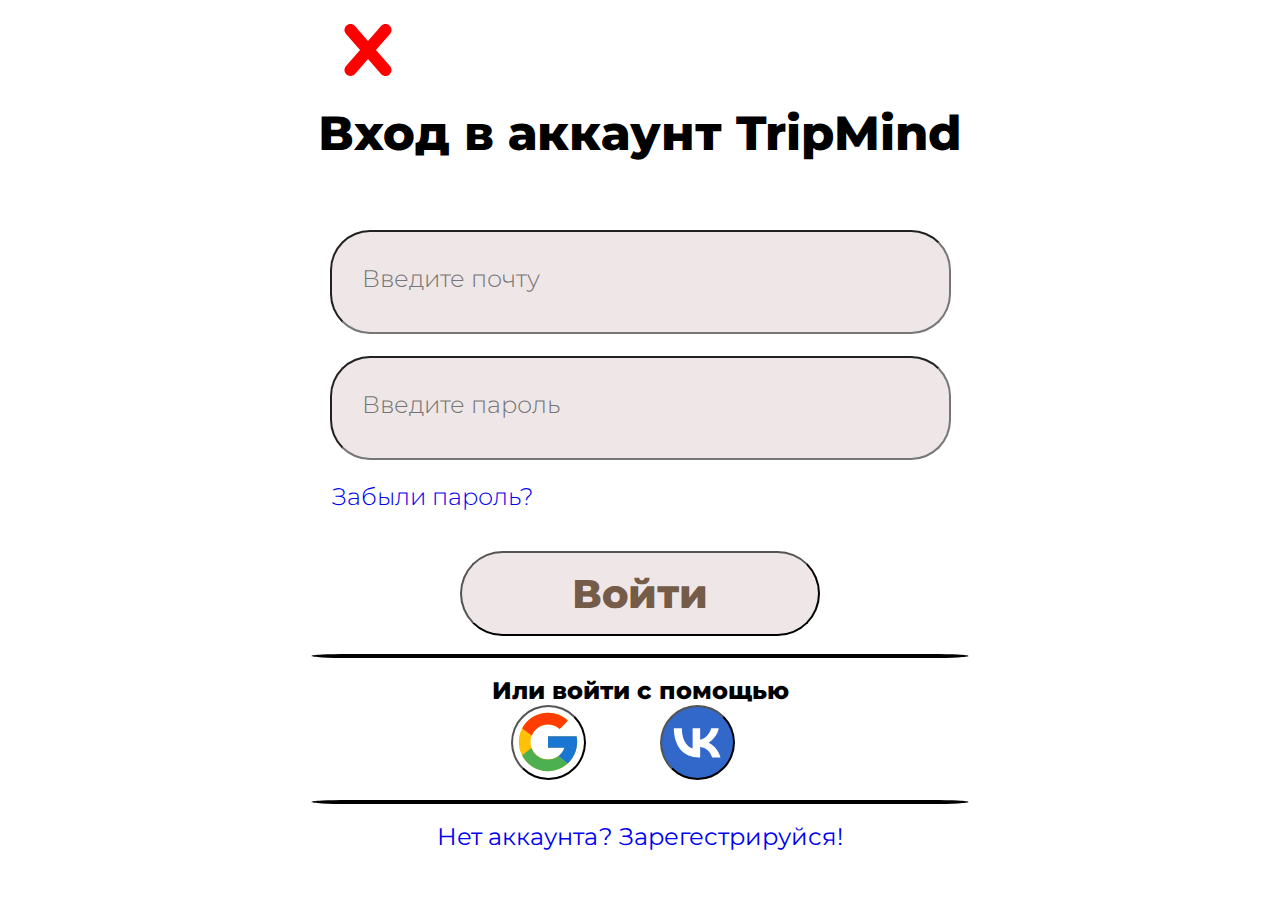
<file: Проект_Каримов/login.html>
<!DOCTYPE html>
<html lang="en">
<head>
    <meta charset="UTF-8">
    <meta name="viewport" content="width=device-width, initial-scale=1.0">
    <link rel="stylesheet" href="./assets/css/style.css">
    <link rel="preconnect" href="https://fonts.googleapis.com">
    <link rel="preconnect" href="https://fonts.gstatic.com" crossorigin>
    <link href="https://fonts.googleapis.com/css2?family=Montserrat:ital,wght@0,100..900;1,100..900&display=swap" rel="stylesheet">
    <link rel="stylesheet" href="./assets/css/style.css">
    <title>TMlogin</title>
</head>
<body>
    <section class="login">
        <div class="login__title-block">
            <img src="./assets/img/cross.svg" alt="cross" class="login__cross">
            <h1 class="login__title">Вход в аккаунт TripMind</h1>
        </div>
        <div class="login__form">
            <label class="login__label" for="email"></label>
            <input class="login__input" type="text" id="user" placeholder="Введите почту " required  />
            <label class="login__label" for="password"></label>
            <input class="login__input" type="password" id="pwd" placeholder="Введите пароль" required />
        </div>
        <div class="login__forget-block"><a href="#" class="login__forgot">Забыли пароль?</a></div>
        <input type="submit" id="submit" value="Войти" class="login__login"/>
        <img src="./assets/img/longline.svg" alt="line" class="login__line">
        <div class="login__text-block"><p class="login__text">Или войти с помощью</p></div>
        <div class="login__btns">
            <button class="login__btn"></button>
            <button class="login__btn login__btn-vk"></button>
        </div>
        <img src="./assets/img/longline.svg" alt="line" class="login__line">
        <a href="#" class="login__registr">Нет аккаунта? Зарегестрируйся!</a>
        
    </section>
</body>
</html>
</file>
<file: bb2/assets/css/style.css>
* {
  padding: 0;
  margin: 0;
  font-family: Montserrat;
}

a {
  text-decoration: none;
}

input:focus {
  outline: 0;
}

.header {
  background-color: #755C48;
}
.header__block {
  display: flex;
  justify-content: center;
  align-items: center;
}
.header__logo {
  margin-right: 500px;
}
.header__search-container {
  display: flex;
  justify-content: center;
  align-items: center;
  background-size: cover;
  background-position: center;
  margin-right: 135px;
}
.header__search-box {
  display: flex;
  align-items: center;
  background-color: #fff;
  padding: 20px;
  border-radius: 90px;
  width: 500px;
}
.header__search-icon {
  margin-right: 10px;
}
.header__search-icon img {
  max-width: 30px;
}
.header__search-box input {
  flex-grow: 1;
  border: none;
  font-size: 16px;
  padding: 10px;
}
.header__search-box input::-moz-placeholder {
  font-family: Montserrat;
  font-size: 18px;
  font-weight: 300;
  color: #555;
}
.header__search-box input::placeholder {
  font-family: Montserrat;
  font-size: 18px;
  font-weight: 300;
  color: #555;
}
.header__links {
  display: flex;
  align-items: center;
}
.header__link {
  font-family: Montserrat;
  color: #fff;
  font-size: 28px;
  font-weight: 800;
}
.header__btns {
  margin-left: 79px;
}
.header__btn {
  width: 232px;
  height: 80px;
  border-radius: 90px;
  color: #755C48;
  font-size: 32px;
  font-weight: 800;
}

.main {
  background: url(../img/moscowBG.jpg) no-repeat center center/cover;
  height: 100vh;
}
.main__items {
  display: flex;
  justify-content: center;
  align-items: center;
  flex-direction: column;
}
.main__textbg {
  position: relative;
  width: 920px;
  height: 157px;
  background-color: #fff;
  border-radius: 150px;
}
.main__block {
  display: flex;
  justify-content: center;
  align-items: center;
}
.main__text {
  position: absolute;
  font-family: Montserrat;
  font-size: 32px;
  font-weight: 700;
  max-width: 840px;
  text-align: center;
}
.main__logo {
  display: flex;
  margin-top: 234px;
}

.adventge {
  font-family: Montserrat;
}
.adventge__title-block {
  display: flex;
  align-items: center;
  justify-content: center;
}
.adventge__title {
  display: flex;
  align-items: center;
  justify-content: center;
  background-color: #755C48;
  color: #fff;
  max-width: 690px;
  margin-top: 24px;
  font-size: 48px;
  font-weight: 800;
  padding: 35px 67px;
  border-radius: 80px;
}
.adventge__blocks {
  display: flex;
  justify-content: center;
  align-items: center;
}
.adventge__block {
  display: flex;
  justify-content: center;
  background-color: #755C48;
  width: 514px;
  height: 328px;
  margin-left: 127px;
  margin-top: 181px;
  border-radius: 50px;
}
.adventge__block-title {
  color: #fff;
  font-size: 30px;
  font-weight: 800;
}
.adventge__text {
  color: #fff;
  font-size: 20px;
  font-weight: 500;
}
.adventge__pict-block {
  display: flex;
  justify-content: center;
  align-items: center;
}
.adventge__icon {
  width: 90px;
  height: 90px;
}
.adventge__texts {
  display: flex;
  justify-content: center;
  align-items: center;
  flex-direction: column;
  max-width: 341px;
  margin-left: 20px;
}

.info {
  font-family: Montserrat;
}
.info__wrap {
  display: flex;
  justify-content: center;
  align-items: center;
}
.info__pict {
  margin-top: 243px;
  margin-right: 150px;
}
.info__texts-title {
  font-size: 60px;
  font-weight: 700;
  color: #fff;
  background-color: #755C48;
  padding: 8px 60px 8px 60px;
  border-radius: 150px;
  margin-top: 243px;
  margin-left: 94px;
}
.info__block {
  display: flex;
  justify-content: center;
  align-items: center;
  margin-top: 85px;
}
.info__block-texts {
  max-width: 715px;
  margin-left: 70px;
}
.info__block-title {
  font-size: 48px;
  font-weight: 700;
  color: #FF773C;
}
.info__block-text {
  font-size: 32px;
  font-weight: 700;
  color: #555;
}

.popular {
  margin-bottom: 155px;
}
.popular__title-block {
  display: flex;
  justify-content: center;
  margin-bottom: 140px;
}
.popular__routes {
  display: flex;
  justify-content: center;
  align-items: center;
  flex-direction: column;
}
.popular__grid {
  display: grid;
  grid-template-columns: 1fr 1fr;
  gap: 125px;
}
.popular__block {
  display: flex;
}
.popular__title {
  display: flex;
  justify-content: center;
  font-size: 60px;
  font-weight: 700;
  color: #fff;
  background-color: #755C48;
  padding: 60px 80px;
  border-radius: 150px;
  max-width: 950px;
  margin-top: 243px;
}

.footer {
  background-color: #755C48;
  color: #fff;
  font-family: Montserrat;
  display: flex;
  justify-content: center;
  align-items: center;
}
.footer__blocks {
  display: flex;
  margin-top: 40px;
}
.footer__connect-links {
  display: flex;
  flex-direction: column;
}
.footer__connect-socials {
  display: flex;
  align-items: center;
  justify-content: center;
}
.footer__connect-social {
  margin-right: 78px;
  margin-bottom: 33px;
}
.footer__link-connect {
  color: #fff;
  display: flex;
  justify-content: center;
}
.footer__number {
  display: flex;
  justify-content: center;
  color: #1976D2;
}
.footer__title {
  font-size: 32px;
  font-weight: 800;
  display: flex;
  justify-content: center;
  margin-bottom: 26px;
}
.footer__text {
  font-size: 24px;
  font-weight: 500;
  margin-bottom: 41px;
}
.footer__text::before {
  content: url("../img/line.png");
  margin-right: 10px;
}
.footer__link {
  font-size: 32px;
  font-weight: 500;
  margin-bottom: 33px;
}
.footer__block {
  margin-right: 100px;
}
.footer__link-number2 {
  color: #1976D2;
  max-width: 471px;
}

.login {
  display: flex;
  justify-content: center;
  align-items: center;
  flex-direction: column;
}
.login__title {
  font-family: Montserrat;
  font-size: 48px;
  font-weight: 800;
  margin-bottom: 68px;
}
.login__form {
  display: flex;
  flex-direction: column;
}
.login__input {
  width: 617px;
  height: 100px;
  background-color: #EFE7E7;
  border-radius: 40px;
  margin-bottom: 22px;
}
.login__input::-moz-placeholder {
  font-size: 24px;
  font-weight: 300;
  padding-left: 30px;
}
.login__input::placeholder {
  font-size: 24px;
  font-weight: 300;
  padding-left: 30px;
}
.login__forget-block {
  display: flex;
  justify-content: start;
  width: 617px;
}
.login__forgot {
  font-size: 24px;
  font-weight: 300;
}
.login__login {
  color: #755C48;
  background-color: #EFE7E7;
  font-size: 40px;
  font-weight: 800;
  padding: 16px 110px;
  border-radius: 90px;
  margin-top: 40px;
}
.login__text {
  font-size: 24px;
  font-weight: 800;
}
.login__btn {
  background: url("../img/google.svg");
  width: 75px;
  height: 75px;
  border-radius: 50px;
  margin-right: 35px;
}
.login__btn-vk {
  background: url("../img/VKbue.svg");
  margin-left: 35px;
}
.login__registr {
  font-size: 24px;
}
</file>
<file: Проект_Каримов/assets/css/style.css>
* {
  padding: 0;
  margin: 0;
  font-family: Montserrat;
}

a {
  text-decoration: none;
}

input:focus {
  outline: 0;
}

.header {
  background-color: #E5FFFA;
}
.header__block {
  display: flex;
  justify-content: center;
  align-items: center;
}
.header__logo {
  margin-right: 500px;
}
.header__search-container {
  display: flex;
  justify-content: center;
  align-items: center;
  background-size: cover;
  background-position: center;
  margin-right: 135px;
}
.header__search-box {
  display: flex;
  align-items: center;
  background-color: #fff;
  padding: 20px;
  border-radius: 90px;
  width: 500px;
}
.header__search-icon {
  margin-right: 10px;
}
.header__search-icon img {
  max-width: 30px;
}
.header__search-box input {
  flex-grow: 1;
  border: none;
  font-size: 16px;
  padding: 10px;
}
.header__search-box input::-moz-placeholder {
  font-family: Montserrat;
  font-size: 18px;
  font-weight: 300;
  color: #555;
}
.header__search-box input::placeholder {
  font-family: Montserrat;
  font-size: 18px;
  font-weight: 300;
  color: #555;
}
.header__links {
  display: flex;
  align-items: center;
}
.header__link {
  font-family: Montserrat;
  color: #555;
  font-size: 28px;
  font-weight: 800;
}
.header__btns {
  margin-left: 79px;
}
.header__btn {
  width: 232px;
  height: 80px;
  border-radius: 90px;
  color: #555;
  font-size: 32px;
  font-weight: 800;
}

.main {
  background: url(../img/moscowBG.jpg) no-repeat center center/cover;
  height: 100vh;
}
.main__items {
  display: flex;
  justify-content: center;
  align-items: center;
  flex-direction: column;
}
.main__textbg {
  position: relative;
  width: 920px;
  height: 157px;
  margin-top: 234px;
  background-color: #fff;
  border-radius: 150px;
}
.main__block {
  display: flex;
  justify-content: center;
  align-items: center;
}
.main__text {
  position: absolute;
  font-family: Montserrat;
  font-size: 32px;
  font-weight: 700;
  max-width: 840px;
  margin-top: 234px;
  text-align: center;
}
.main__logo {
  display: flex;
  margin-top: 234px;
}

.info {
  font-family: Montserrat;
}
.info__wrap {
  display: flex;
  justify-content: center;
  align-items: center;
}
.info__pict {
  margin-top: 243px;
  margin-right: 150px;
}
.info__texts-title {
  font-size: 60px;
  font-weight: 700;
  color: #555;
  background-color: #E5FFFA;
  padding: 8px 60px 8px 60px;
  border-radius: 150px;
  margin-top: 243px;
  margin-left: 94px;
}
.info__block {
  display: flex;
  justify-content: center;
  align-items: center;
  margin-top: 85px;
}
.info__block-texts {
  max-width: 715px;
  margin-left: 70px;
}
.info__block-title {
  font-size: 48px;
  font-weight: 700;
  color: #FF773C;
}
.info__block-text {
  font-size: 32px;
  font-weight: 700;
  color: #555;
}

.popular__title-block {
  display: flex;
  justify-content: center;
  margin-bottom: 140px;
}
.popular__routes {
  display: flex;
  justify-content: center;
  align-items: center;
  flex-direction: column;
}
.popular__grid {
  display: grid;
  grid-template-columns: 1fr 1fr;
  gap: 125px;
}
.popular__block {
  display: flex;
}
.popular__title {
  display: flex;
  justify-content: center;
  font-size: 60px;
  font-weight: 700;
  color: #555;
  background-color: #E5FFFA;
  padding: 60px 80px;
  border-radius: 150px;
  max-width: 950px;
  margin-top: 243px;
}

.footer {
  background-color: #E5FFFA;
  color: #555;
  font-family: Montserrat;
  display: flex;
  justify-content: center;
  align-items: center;
}
.footer__blocks {
  display: flex;
  margin-top: 40px;
}
.footer__connect-links {
  display: flex;
  flex-direction: column;
}
.footer__connect-socials {
  display: flex;
  align-items: center;
  justify-content: center;
}
.footer__connect-social {
  margin-right: 78px;
  margin-bottom: 33px;
}
.footer__link-connect {
  color: #fff;
  display: flex;
  justify-content: center;
}
.footer__number {
  display: flex;
  justify-content: center;
  color: #1976D2;
}
.footer__title {
  font-size: 32px;
  font-weight: 800;
  display: flex;
  justify-content: center;
  margin-bottom: 26px;
}
.footer__text {
  font-size: 24px;
  font-weight: 500;
  margin-bottom: 41px;
}
.footer__text::before {
  content: url("../img/line.png");
  margin-right: 10px;
}
.footer__link {
  font-size: 32px;
  font-weight: 500;
  margin-bottom: 33px;
}
.footer__block {
  margin-right: 100px;
}
.footer__link-number2 {
  color: #1976D2;
  max-width: 471px;
}

.login {
  display: flex;
  justify-content: center;
  align-items: center;
  flex-direction: column;
}
.login__title {
  font-family: Montserrat;
  font-size: 48px;
  font-weight: 800;
  margin-bottom: 68px;
}
.login__form {
  display: flex;
  flex-direction: column;
}
.login__input {
  width: 617px;
  height: 100px;
  background-color: #EFE7E7;
  border-radius: 40px;
  margin-bottom: 22px;
}
.login__input::-moz-placeholder {
  font-size: 24px;
  font-weight: 300;
  padding-left: 30px;
}
.login__input::placeholder {
  font-size: 24px;
  font-weight: 300;
  padding-left: 30px;
}
.login__forget-block {
  display: flex;
  justify-content: start;
  width: 617px;
}
.login__forgot {
  font-size: 24px;
  font-weight: 300;
}
.login__login {
  color: #755C48;
  background-color: #EFE7E7;
  font-size: 40px;
  font-weight: 800;
  padding: 16px 110px;
  border-radius: 90px;
  margin-top: 40px;
}
.login__text {
  font-size: 24px;
  font-weight: 800;
}
.login__btn {
  background: url("../img/google.svg");
  width: 75px;
  height: 75px;
  border-radius: 50px;
  margin-right: 35px;
}
.login__btn-vk {
  background: url("../img/VKbue.svg");
  margin-left: 35px;
}
.login__registr {
  font-size: 24px;
}
</file>
